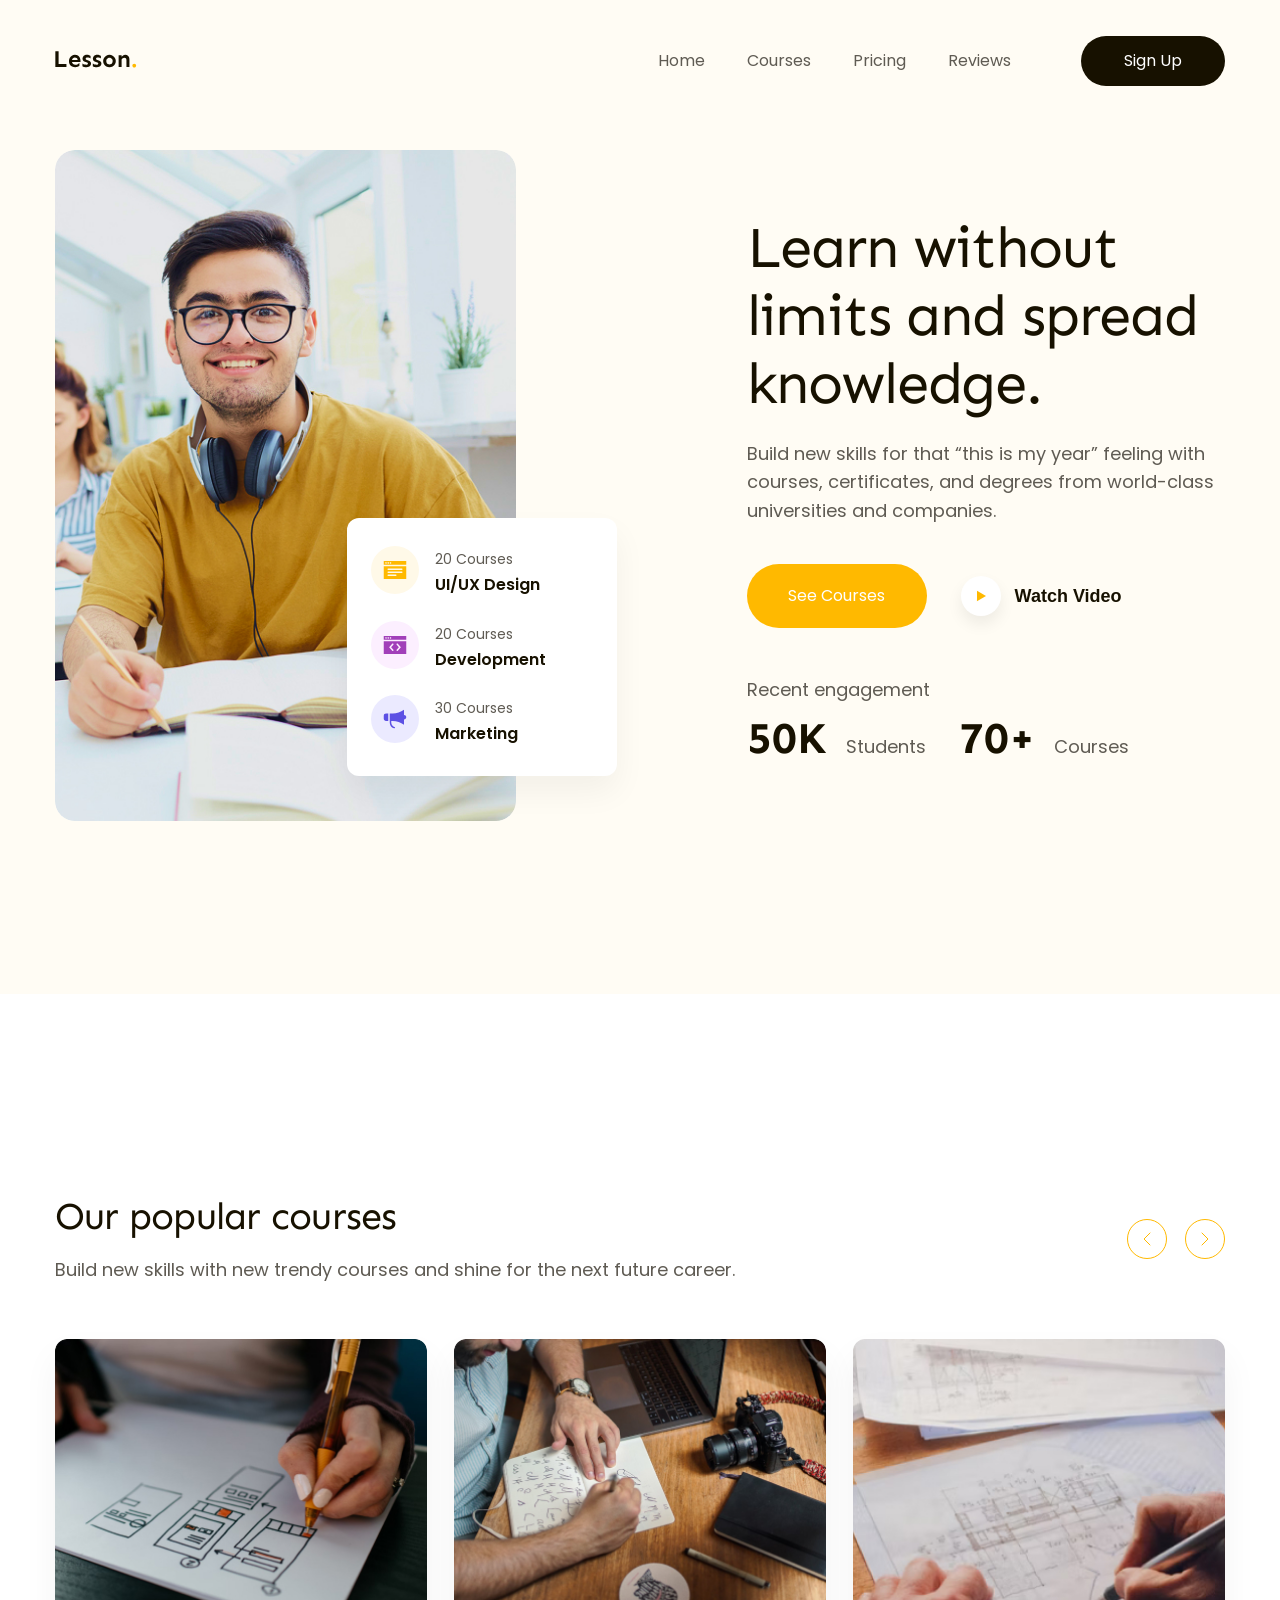
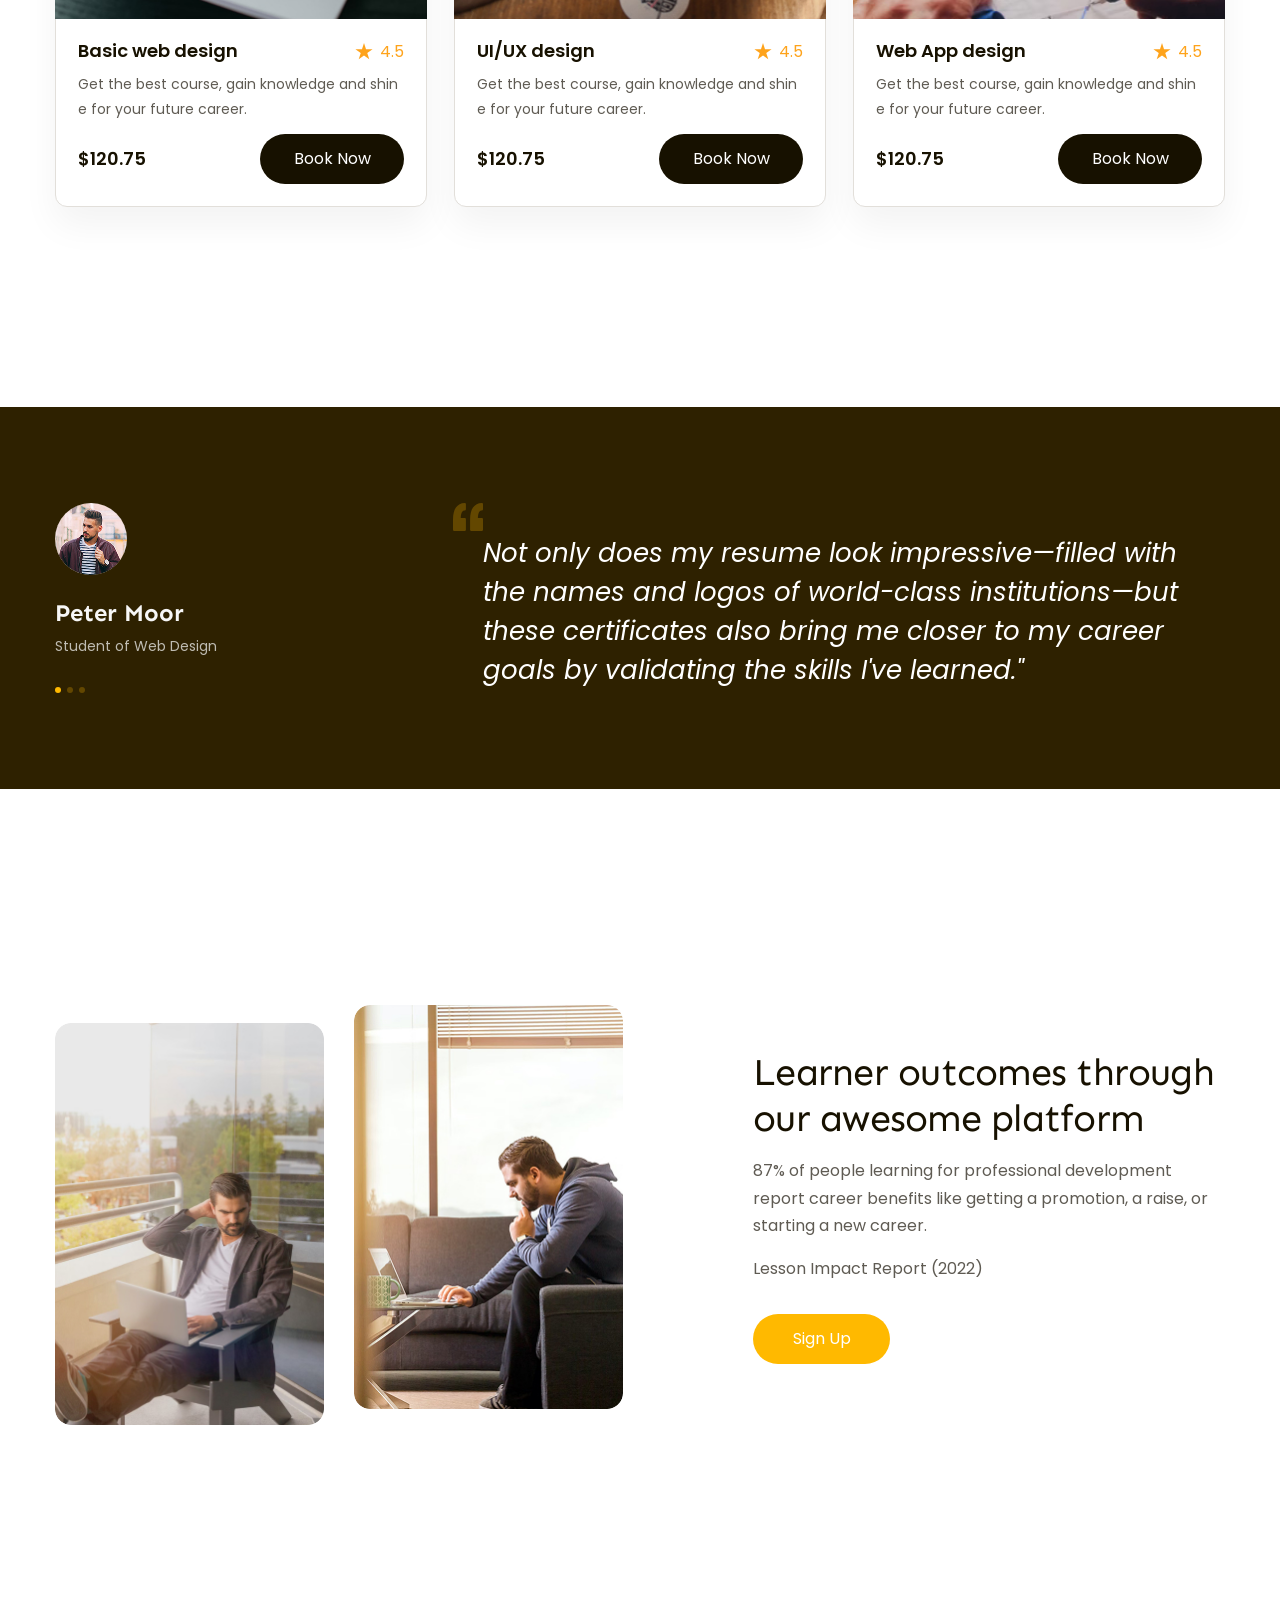
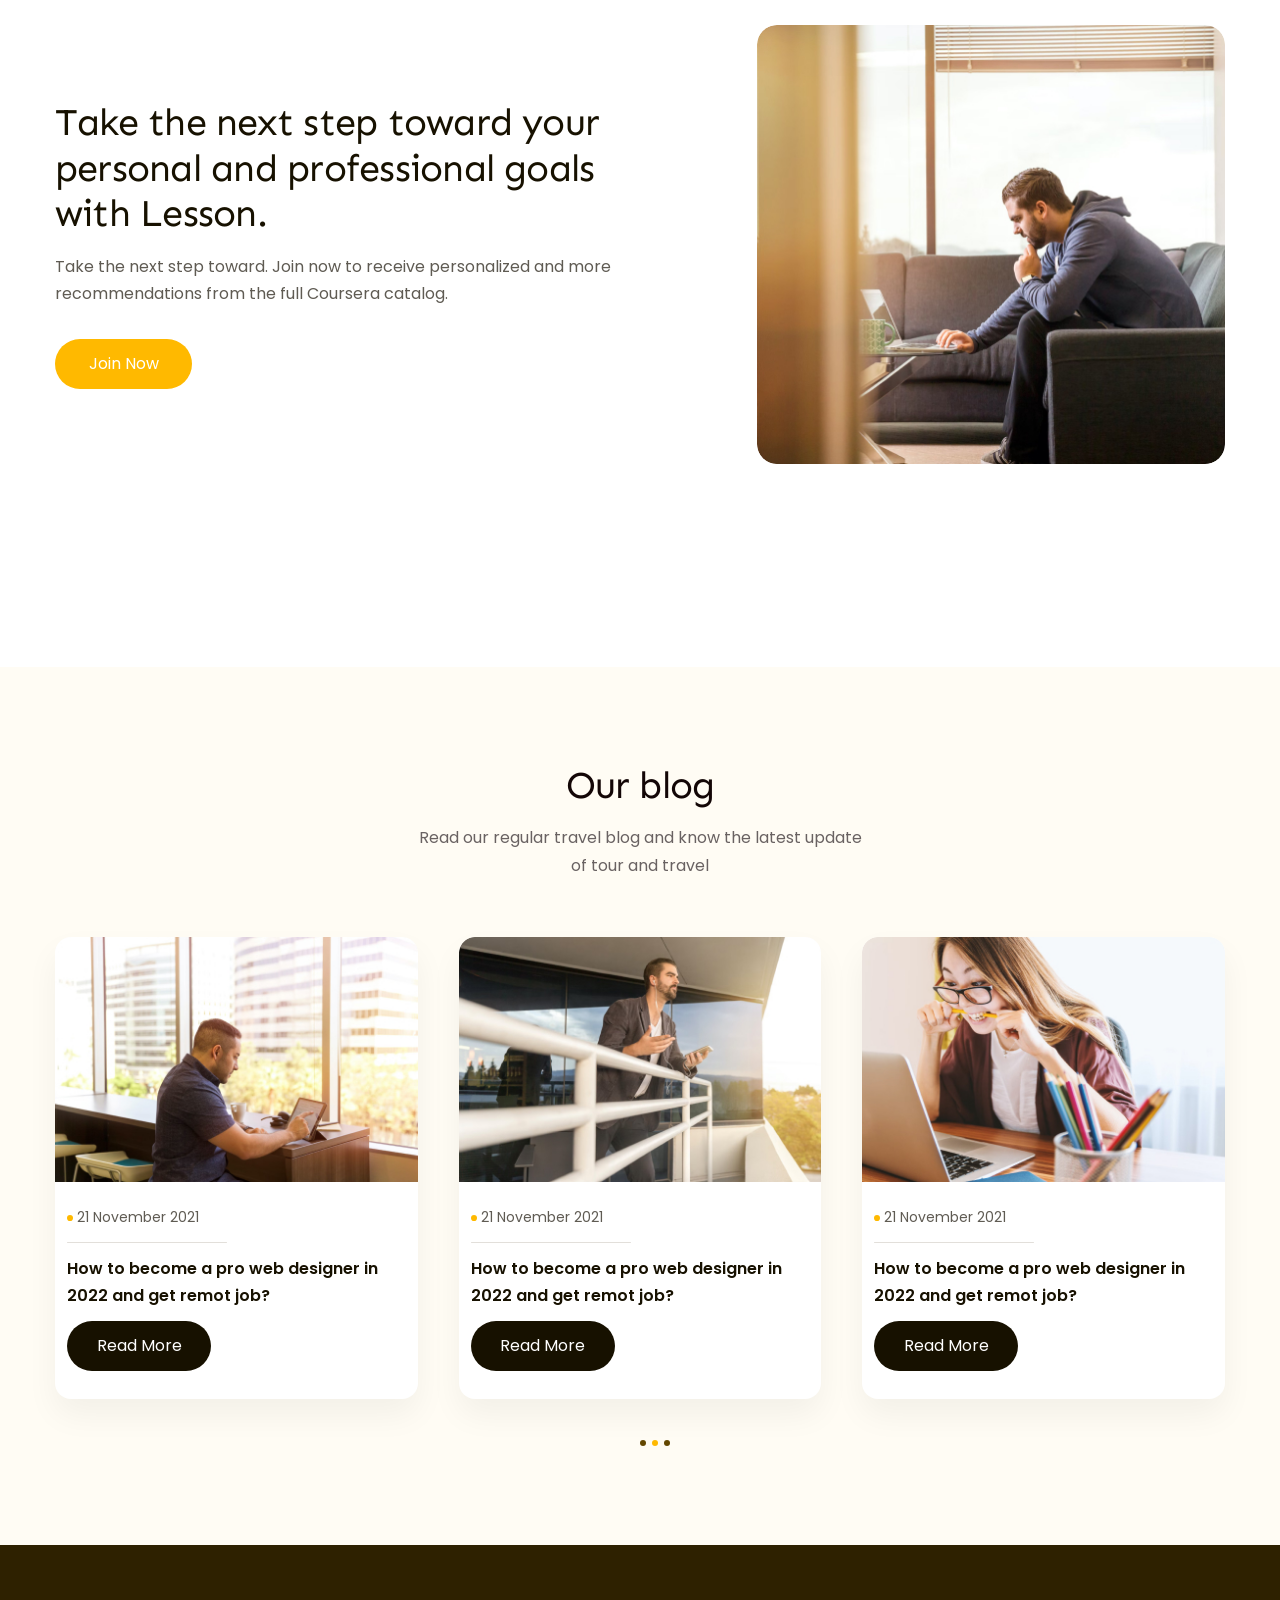
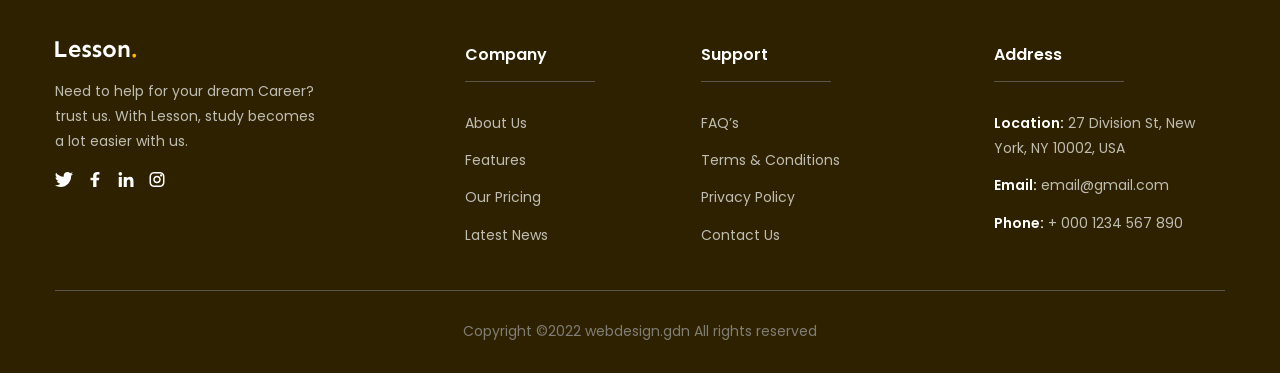
<file: index.html>
<!DOCTYPE html>
<html lang="en">
    <head>
        <meta charset="UTF-8" />
        <meta name="viewport" content="width=device-width, initial-scale=1.0" />
        <title>du an 2</title>
        <!-- reset css -->
        <link rel="stylesheet" href="./assets/css/reset.css" />
        <!-- icon -->
        <link
            rel="stylesheet"
            href="https://cdnjs.cloudflare.com/ajax/libs/font-awesome/5.15.3/css/all.min.css"
        />

        <!-- embed font -->
        <link rel="preconnect" href="https://fonts.googleapis.com" />
        <link rel="preconnect" href="https://fonts.gstatic.com" crossorigin />
        <link
            href="https://fonts.googleapis.com/css2?family=Poppins:ital,wght@0,400;0,600;0,700;1,400&family=Sen:wght@700&display=swap"
            rel="stylesheet"
        />
        <!-- styles -->
        <link rel="stylesheet" href="./assets/css/styles.css" />
    </head>
    <body>
        <!-- -------------fixed--------------- -->
        <header class="header fixed">
            <div class="main-content">
                <div class="body">
                    <!-- logo -->
                    <a href=""
                        ><img
                            src="./assets/img/logo.svg"
                            alt="lesson"
                            class="logo"
                    /></a>
                    <!-- nav -->
                    <nav class="nav">
                        <ul>
                            <li class="active">
                                <a href="#home">Home</a>
                            </li>
                            <li>
                                <a href="#course">Courses</a>
                            </li>
                            <li>
                                <a href="#pricing">Pricing</a>
                            </li>
                            <li>
                                <a href="#review">Reviews</a>
                            </li>
                        </ul>
                    </nav>
                    <!-- action -->
                    <div class="action">
                        <a href="#!" class="btn signup-btn">Sign Up</a>
                    </div>
                </div>
            </div>
        </header>
        <main>
            <!-- -----------Hero-------------- -->
            <section id="home" class="hero">
                <div class="main-content">
                    <div class="body">
                        <!-- hero left -->
                        <div class="media-block">
                            <img
                                src="./assets/img/hero.jpg"
                                alt="Learn without limits and spread knowledge."
                                class="img"
                            />

                            <div class="hero-summary">
                                <div class="item">
                                    <div class="icon">
                                        <img
                                            src="./assets/icon/list.svg"
                                            alt="UI/UX Design"
                                        />
                                    </div>
                                    <div class="info">
                                        <p class="label">20 Courses</p>
                                        <p class="title">UI/UX Design</p>
                                    </div>
                                </div>

                                <div class="item">
                                    <div class="icon">
                                        <img
                                            src="./assets/icon/dev.svg"
                                            alt="Development"
                                        />
                                    </div>
                                    <div class="info">
                                        <p class="label">20 Courses</p>
                                        <p class="title">Development</p>
                                    </div>
                                </div>

                                <div class="item">
                                    <div class="icon">
                                        <img
                                            src="./assets/icon/speaker.svg"
                                            alt="Marketing"
                                        />
                                    </div>
                                    <div class="info">
                                        <p class="label">30 Courses</p>
                                        <p class="title">Marketing</p>
                                    </div>
                                </div>
                            </div>
                        </div>
                        <!-- hero-right -->
                        <div class="content-block">
                            <h1 class="heading">
                                Learn without limits and spread knowledge.
                            </h1>
                            <p class="desc">
                                Build new skills for that “this is my year”
                                feeling with courses, certificates, and degrees
                                from world-class universities and companies.
                            </p>
                            <div class="cta-group">
                                <a class="btn hero-cta" href="#!"
                                    >See Courses</a
                                >
                                <button class="watch-video">
                                    <div class="icon">
                                        <img
                                            src="assets/icon/play.svg"
                                            alt=""
                                        />
                                    </div>
                                    <span>Watch Video</span>
                                </button>
                            </div>
                            <p class="desc">Recent engagement</p>
                            <p class="desc start">
                                <strong>50K</strong> Students
                                <strong>70+</strong> Courses
                            </p>
                        </div>
                    </div>
                </div>
            </section>
            <!-------------course----------------- -->
            <section id="course" class="course">
                <!-- introduce -->
                <div class="main-content">
                    <div class="introduce">
                        <div class="info">
                            <h2 class="heading">Our popular courses</h2>
                            <p class="desc">
                                Build new skills with new trendy courses and
                                shine for the next future career.
                            </p>
                        </div>
                        <div class="transfer">
                            <button>
                                <svg
                                    xmlns="http://www.w3.org/2000/svg"
                                    width="8"
                                    height="14"
                                    viewBox="0 0 8 14"
                                    fill="none"
                                >
                                    <path
                                        d="M7 1L1 7L7 13"
                                        stroke="currentcolor"
                                        stroke-linecap="round"
                                        stroke-linejoin="round"
                                    />
                                </svg>
                            </button>
                            <button>
                                <svg
                                    xmlns="http://www.w3.org/2000/svg"
                                    width="8"
                                    height="14"
                                    viewBox="0 0 8 14"
                                    fill="none"
                                >
                                    <path
                                        d="M1 1L7 7L1 13"
                                        stroke="currentcolor"
                                        stroke-linecap="round"
                                        stroke-linejoin="round"
                                    />
                                </svg>
                            </button>
                        </div>
                    </div>

                    <div class="dislay">
                        <div class="dislay-main">
                            <img
                                class="img"
                                src="./assets/img/Webds.jpg"
                                alt="Basic web design"
                            />
                            <div class="review">
                                <div class="review-3">
                                    <a class="heading" href="#!"
                                        ><h3 class="line-clamp break-all">
                                            Basic web design
                                        </h3></a
                                    >
                                    <div class="danhgia">
                                        <img
                                            src="./assets/icon/Star 6.svg"
                                            alt="sao"
                                            class="icon"
                                        />
                                        <span>4.5</span>
                                    </div>
                                </div>
                                <p class="desc line-clamp line-2 break-all">
                                    Get the best course, gain knowledge and
                                    shine for your future career.
                                </p>
                                <div class="buy">
                                    <strong class="money">$120.75</strong>
                                    <a href="#!" class="btn">Book Now</a>
                                </div>
                            </div>
                        </div>
                        <div class="dislay-main">
                            <img
                                class="img"
                                src="./assets/img/uiux.jpg"
                                alt="UI/UX design"
                            />
                            <div class="review">
                                <div class="review-3">
                                    <a class="heading" href="#!"
                                        ><h3 class="line-clamp break-all">
                                            UI/UX design
                                        </h3></a
                                    >
                                    <div class="danhgia">
                                        <img
                                            src="./assets/icon/Star 6.svg"
                                            alt="sao"
                                            class="icon"
                                        />
                                        <span>4.5</span>
                                    </div>
                                </div>
                                <p class="desc line-clamp line-2 break-all">
                                    Get the best course, gain knowledge and
                                    shine for your future career.
                                </p>
                                <div class="buy">
                                    <strong class="money">$120.75</strong>
                                    <a href="#!" class="btn">Book Now</a>
                                </div>
                            </div>
                        </div>
                        <div class="dislay-main">
                            <img
                                class="img"
                                src="./assets/img/appds.jpg"
                                alt="Web App design"
                            />
                            <div class="review">
                                <div class="review-3">
                                    <a href="#!" class="heading"
                                        ><h3 class="line-clamp break-all">
                                            Web App design
                                        </h3></a
                                    >
                                    <div class="danhgia">
                                        <img
                                            src="./assets/icon/Star 6.svg"
                                            alt="sao"
                                            class="icon"
                                        />
                                        <span>4.5</span>
                                    </div>
                                </div>
                                <p class="desc line-clamp line-2 break-all">
                                    Get the best course, gain knowledge and
                                    shine for your future career.
                                </p>
                                <div class="buy">
                                    <strong class="money">$120.75</strong>
                                    <a href="#!" class="btn">Book Now</a>
                                </div>
                            </div>
                        </div>
                    </div>
                </div>
            </section>
            <!-- ---------- feedback--------------- -->
            <section class="feedback">
                <div class="main-content">
                    <div class="feedback-list">
                        <!-- item 1  -->
                        <div class="feedback-item">
                            <div class="author">
                                <img
                                    src="./assets/img/avt.jpg"
                                    alt="avatar"
                                    class="avt"
                                />
                                <h3 class="name">Peter Moor</h3>
                                <p class="desc">Student of Web Design</p>
                                <div class="dot-icon">
                                    <span class="dot active"></span>
                                    <span class="dot"></span>
                                    <span class="dot"></span>
                                </div>
                            </div>
                            <main class="feedback-content">
                                <img
                                    src="./assets/icon/champhay.svg"
                                    alt=""
                                    class="icon"
                                />
                                <blockquote class="line-clamp line-4">
                                    Not only does my resume look
                                    impressive—filled with the names and logos
                                    of world-class institutions—but these
                                    certificates also bring me closer to my
                                    career goals by validating the skills I've
                                    learned."
                                </blockquote>
                            </main>
                            <!-- item 2 -->
                        </div>
                        <div class="feedback-item">
                            <div class="author">
                                <img
                                    src="./assets/img/avt-feedback-2.jpg"
                                    alt="avatar"
                                    class="avt"
                                />
                                <h3 class="name">Peter Moor</h3>
                                <p class="desc">Student of Web Design</p>
                                <div class="dot-icon">
                                    <span class="dot"></span>
                                    <span class="dot active"></span>
                                    <span class="dot"></span>
                                </div>
                            </div>
                            <main class="feedback-content">
                                <img
                                    src="./assets/icon/champhay.svg"
                                    alt=""
                                    class="icon"
                                />
                                <blockquote class="line-clamp line-4">
                                    Not only does my resume look
                                    impressive—filled with the names and logos
                                    of world-class institutions—but these
                                    certificates also bring me closer to my
                                    career goals by validating the skills I've
                                    learned."
                                </blockquote>
                            </main>
                        </div>
                        <!-- item 3 -->
                        <div class="feedback-item">
                            <div class="author">
                                <img
                                    src="./assets/img/avt-feedback-3.jpg"
                                    alt="avatar"
                                    class="avt"
                                />
                                <h3 class="name">Peter Moor</h3>
                                <p class="desc">Student of Web Design</p>
                                <div class="dot-icon">
                                    <span class="dot"></span>
                                    <span class="dot"></span>
                                    <span class="dot active"></span>
                                </div>
                            </div>
                            <main class="feedback-content">
                                <img
                                    src="./assets/icon/champhay.svg"
                                    alt=""
                                    class="icon"
                                />
                                <blockquote class="line-clamp line-4">
                                    Not only does my resume look
                                    impressive—filled with the names and logos
                                    of world-class institutions—but these
                                    certificates also bring me closer to my
                                    career goals by validating the skills I've
                                    learned."
                                </blockquote>
                            </main>
                        </div>
                    </div>
                </div>
            </section>
            <!-- -------------stats------------ -->
            <section id="pricing" class="stats">
                <div class="main-content">
                    <!-- ------------stats on-------------- -->
                    <div class="highlight">
                        <img
                            src="./assets/img/imgstas1.jpg"
                            alt="ảnh"
                            class="img-stats1"
                        />
                        <img
                            src="./assets/img/imgstas2.jpg"
                            alt="ảnh"
                            class="img-stats2"
                        />
                        <div class="stats-main-1">
                            <h2 class="heading line-clamp line-2">
                                Learner outcomes through our awesome platform
                            </h2>
                            <p class="desc line-clamp line-3">
                                87% of people learning for professional
                                development report career benefits like getting
                                a promotion, a raise, or starting a new career.
                            </p>
                            <p class="desc">Lesson Impact Report (2022)</p>
                            <a href="#!" class="btn">Sign Up</a>
                        </div>
                    </div>
                    <!-- -------------stats below---------------- -->
                    <div class="call-action">
                        <div class="call-action-main">
                            <div class="stats-main-2">
                                <h2 class="heading">
                                    Take the next step toward your personal and
                                    professional goals with Lesson.
                                </h2>
                                <p class="desc">
                                    Take the next step toward. Join now to
                                    receive personalized and more
                                    recommendations from the full Coursera
                                    catalog.
                                </p>
                                <a href="#!" class="btn">Join Now</a>
                            </div>
                            <img
                                src="./assets/img/imgstas3.jpg"
                                alt="ảnh"
                                class="img-stats3"
                            />
                        </div>
                    </div>
                </div>
            </section>
            <!-- -----------------blog------------- -->
            <section id="review" class="blog">
                <div class="main-content">
                    <article class="blog-post">
                        <div class="blog-title">
                            <h2 class="heading">Our blog</h2>
                            <p class="desc">
                                Read our regular travel blog and know the latest
                                update of tour and travel
                            </p>
                        </div>
                        <div class="blog-main">
                            <div class="blog-main-content-parent">
                                <img
                                    src="./assets/img/imgblog-1.jpg"
                                    alt="avt-1"
                                    class="img"
                                />
                                <div class="blog-main-content">
                                    <div class="time">
                                        <img
                                            src="./assets/icon/icon-time-blog.svg"
                                            alt="."
                                            class="icon"
                                        />
                                        <p class="desc">21 November 2021</p>
                                    </div>
                                    <h3 class="heading line-clamp line-2">
                                        How to become a pro web designer in 2022
                                        and get remot job?
                                    </h3>
                                    <a href="#!" class="btn">Read More</a>
                                </div>
                            </div>
                            <div class="blog-main-content-parent">
                                <img
                                    src="./assets/img/imgblog-2.jpg"
                                    alt="avt-2"
                                    class="img"
                                />
                                <div class="blog-main-content">
                                    <div class="time">
                                        <img
                                            src="./assets/icon/icon-time-blog.svg"
                                            alt="."
                                            class="icon"
                                        />
                                        <p class="desc">21 November 2021</p>
                                    </div>
                                    <h3 class="heading line-clamp line-2">
                                        How to become a pro web designer in 2022
                                        and get remot job?
                                    </h3>
                                    <a href="#!" class="btn">Read More</a>
                                </div>
                            </div>
                            <div class="blog-main-content-parent">
                                <img
                                    src="./assets/img/imgblog-3.jpg"
                                    alt="avt-3"
                                    class="img"
                                />
                                <div class="blog-main-content">
                                    <div class="time">
                                        <img
                                            src="./assets/icon/icon-time-blog.svg"
                                            alt="."
                                            class="icon"
                                        />
                                        <p class="desc">21 November 2021</p>
                                    </div>
                                    <h3 class="heading line-clamp line-2">
                                        How to become a pro web designer in 2022
                                        and get remot job?
                                    </h3>
                                    <a href="#!" class="btn">Read More</a>
                                </div>
                            </div>
                        </div>
                    </article>
                </div>
                <div class="icon-chuyentiep">
                    <img src="./assets/icon/3cham.svg" alt="chuyentrang" />
                </div>
            </section>
        </main>
        <!-------------footer-------------------- -->
        <footer class="footer">
            <main class="main-content">
                <main class="footer-main-content">
                    <div class="main-content-child-1">
                        <a href=""
                            ><img
                                src="./assets/icon/Lesson-footer..svg"
                                alt=""
                                class="logo"
                        /></a>

                        <p class="desc">
                            Need to help for your dream Career? trust us. With
                            Lesson, study becomes a lot easier with us.
                        </p>
                        <div class="icon-parent">
                            <img
                                src="./assets/icon/twitter.svg"
                                alt="twitter"
                                class="icon"
                            />
                            <img
                                src="./assets/icon/Facebook.svg"
                                alt="facebook"
                                class="icon"
                            />
                            <img
                                src="./assets/icon/Linkedin.svg"
                                alt="linkedin"
                                class="icon"
                            />
                            <img
                                src="./assets/icon/Instagram.svg"
                                alt="instagram"
                                class="icon"
                            />
                        </div>
                    </div>

                    <div class="main-content-child-2">
                        <div class="main-content-child">
                            <h2 class="heading">Company</h2>
                            <p class="desc">About Us</p>
                            <p class="desc">Features</p>
                            <p class="desc">Our Pricing</p>
                            <p class="desc">Latest News</p>
                        </div>
                        <div class="main-content-child">
                            <h2 class="heading">Support</h2>
                            <p class="desc">FAQ’s</p>
                            <p class="desc">Terms & Conditions</p>
                            <p class="desc">Privacy Policy</p>
                            <p class="desc">Contact Us</p>
                        </div>
                        <div class="main-content-child">
                            <h2 class="heading">Address</h2>

                            <p class="desc">
                                <strong>Location:</strong> 27 Division St, New
                                York, NY 10002, USA
                            </p>
                            <p class="desc">
                                <strong>Email:</strong> email@gmail.com
                            </p>

                            <p class="desc">
                                <strong>Phone:</strong> + 000 1234 567 890
                            </p>
                        </div>
                    </div>
                </main>
                <footer class="Copyright">
                    Copyright ©2022 webdesign.gdn All rights reserved
                </footer>
            </main>
        </footer>
    </body>
</html>
</file>
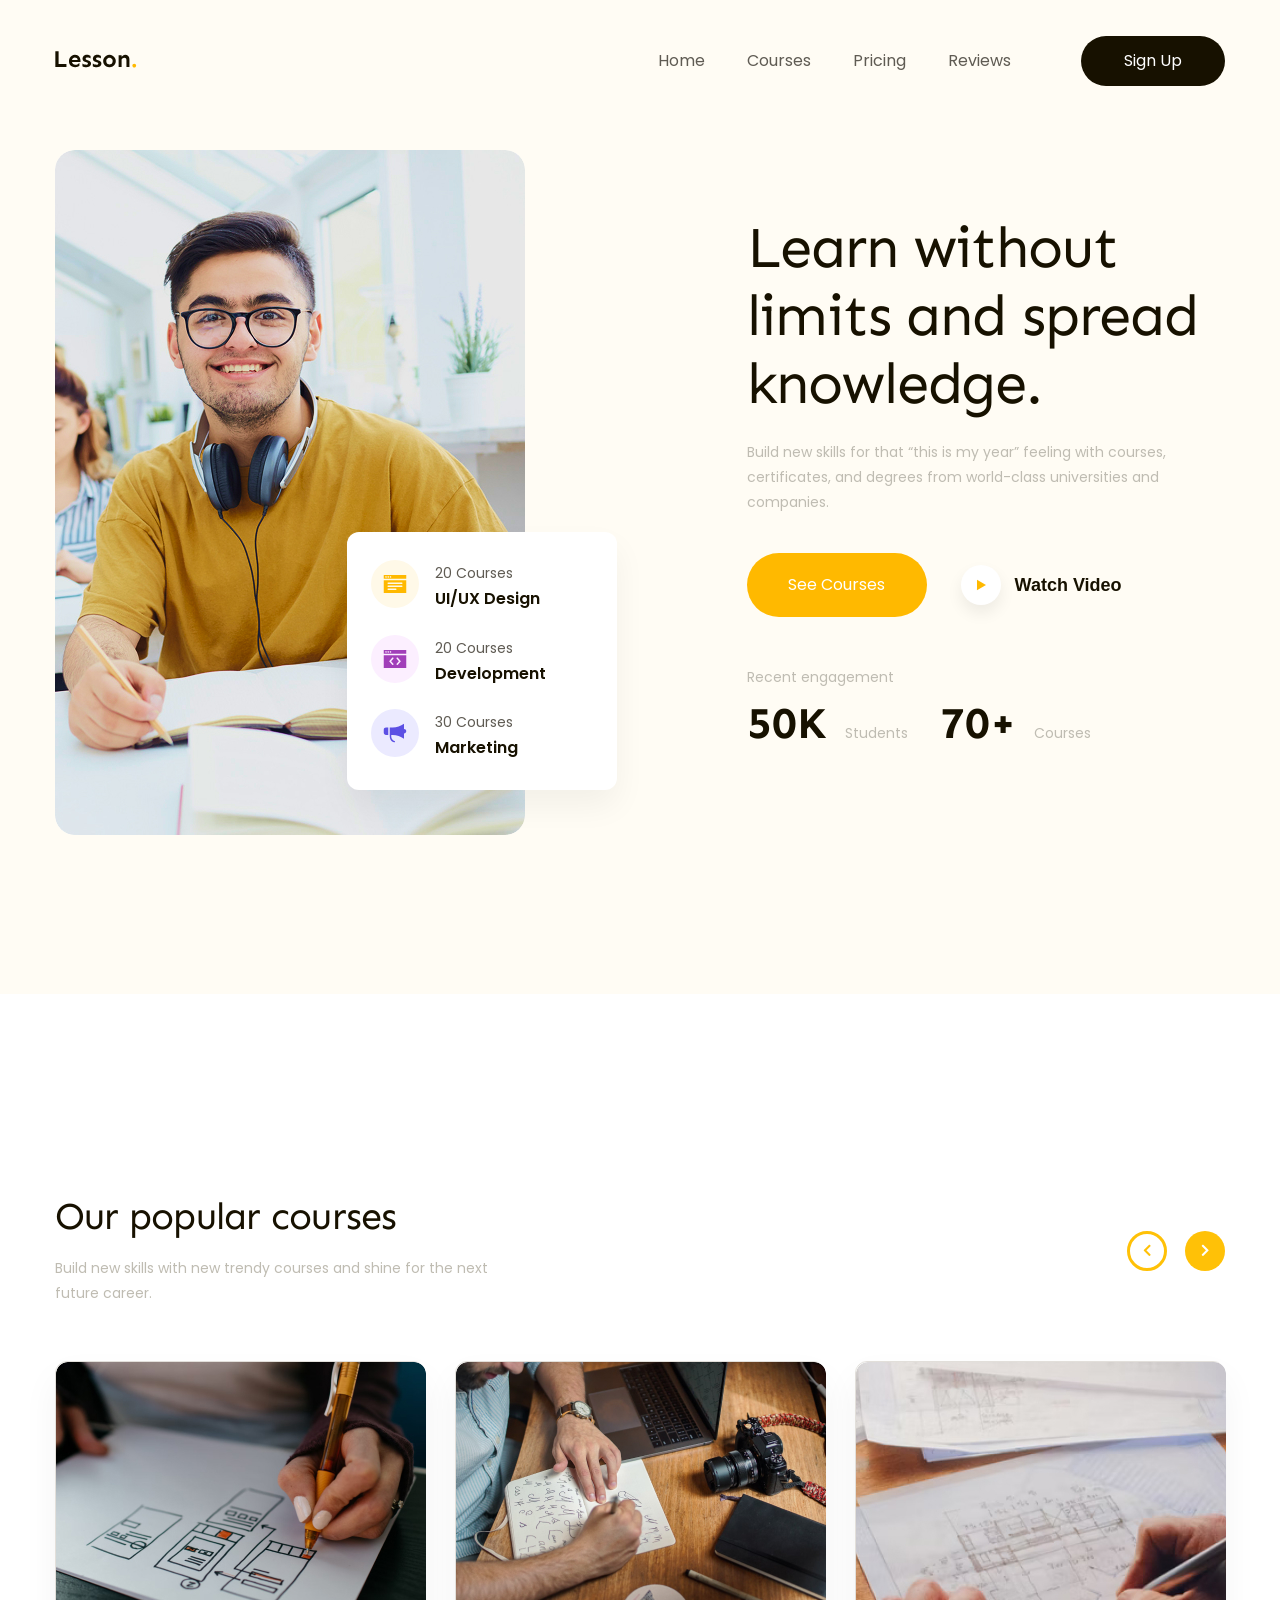
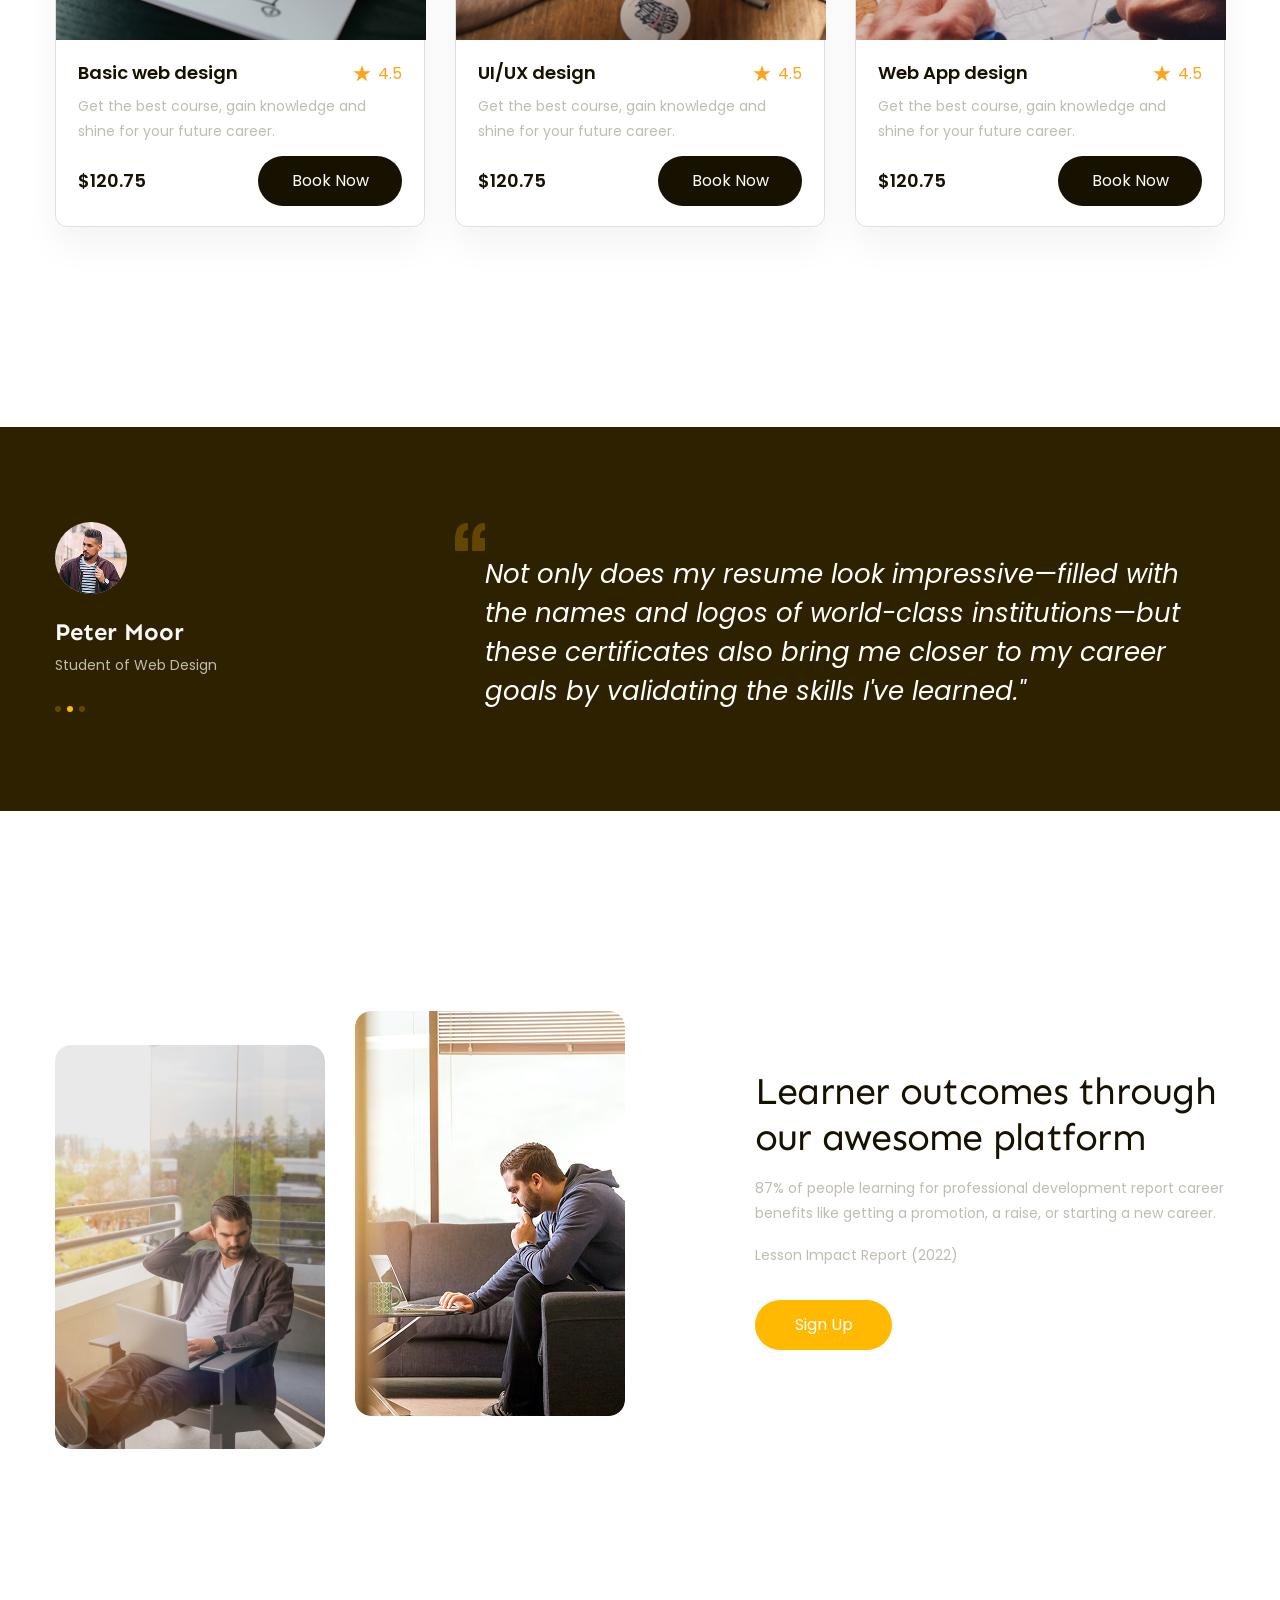
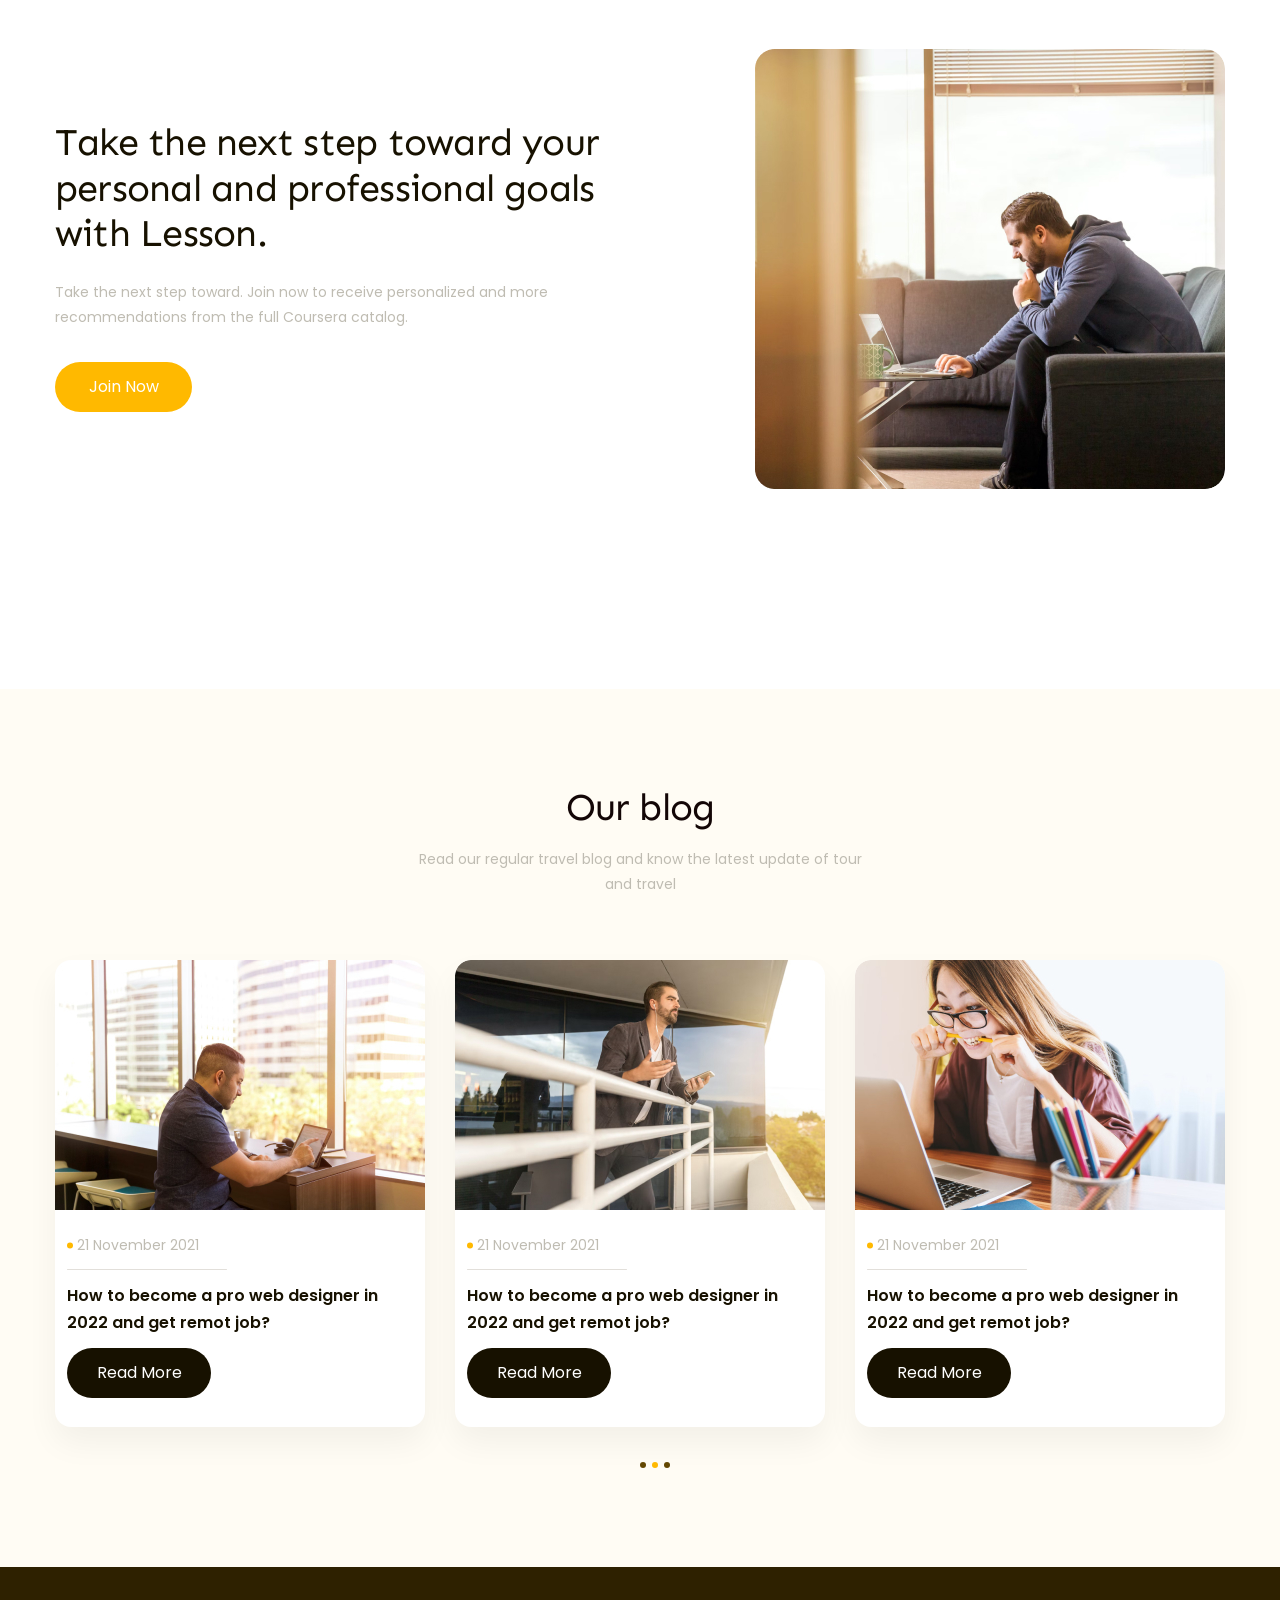
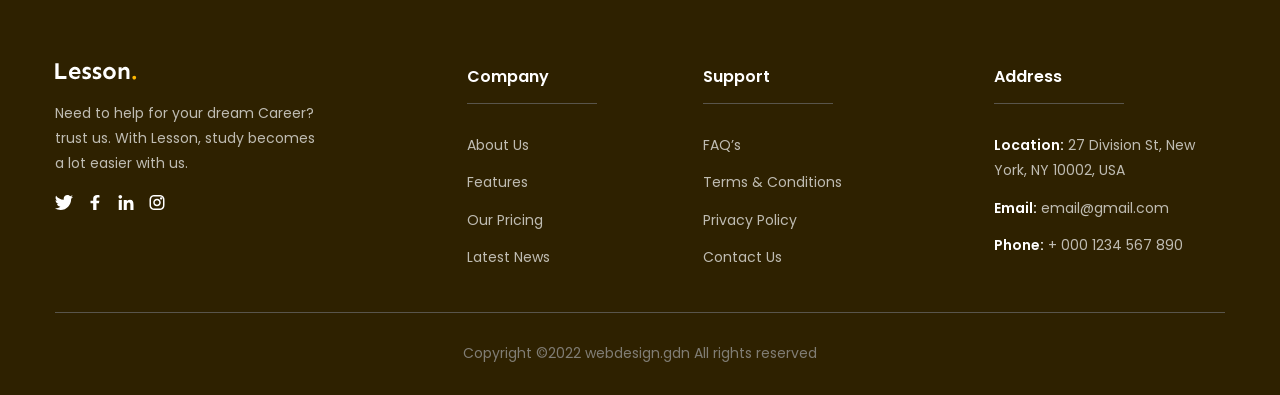
<file: DUAN2/index.html>
<!DOCTYPE html>
<html lang="en">
    <head>
        <meta charset="UTF-8" />
        <meta name="viewport" content="width=device-width, initial-scale=1.0" />
        <title>du an 2</title>
        <!-- reset css -->
        <link rel="stylesheet" href="./assets/css/reset.css" />
        <!-- icon -->
        <link
            rel="stylesheet"
            href="https://cdnjs.cloudflare.com/ajax/libs/font-awesome/5.15.3/css/all.min.css"
        />

        <!-- embed font -->
        <link rel="preconnect" href="https://fonts.googleapis.com" />
        <link rel="preconnect" href="https://fonts.gstatic.com" crossorigin />
        <link
            href="https://fonts.googleapis.com/css2?family=Poppins:ital,wght@0,400;0,600;0,700;1,400&family=Sen:wght@700&display=swap"
            rel="stylesheet"
        />
        <!-- styles -->
        <link rel="stylesheet" href="./assets/css/styles.css" />
    </head>
    <body>
        <main>
            <!-- -------------fixed--------------- -->
            <header class="header fixed">
                <div class="main-content">
                    <div class="body">
                        <!-- logo -->
                        <a href=""
                            ><img
                                src="./assets/img/logo.svg"
                                alt="lesson"
                                class="logo"
                        /></a>
                        <!-- nav -->
                        <nav class="nav">
                            <ul>
                                <li class="active">
                                    <a href="#home">Home</a>
                                </li>
                                <li>
                                    <a href="#course">Courses</a>
                                </li>
                                <li>
                                    <a href="#pricing">Pricing</a>
                                </li>
                                <li>
                                    <a href="#review">Reviews</a>
                                </li>
                            </ul>
                        </nav>
                        <!-- action -->
                        <div class="action">
                            <a href="#!" class="btn signup-btn">Sign Up</a>
                        </div>
                    </div>
                </div>
            </header>
            <!-- -----------Hero-------------- -->
            <div id="home" class="hero">
                <div class="main-content">
                    <div class="body">
                        <!-- hero left -->
                        <div class="media-block">
                            <img
                                src="./assets/img/hero.jpg"
                                alt="Learn without limits and spread knowledge."
                                class="img"
                            />

                            <div class="hero-summary">
                                <div class="item">
                                    <div class="icon">
                                        <img
                                            src="./assets/icon/list.svg"
                                            alt="UI/UX Design"
                                        />
                                    </div>
                                    <div class="info">
                                        <p class="label">20 Courses</p>
                                        <p class="title">UI/UX Design</p>
                                    </div>
                                </div>

                                <div class="item">
                                    <div class="icon">
                                        <img
                                            src="./assets/icon/dev.svg"
                                            alt="Development"
                                        />
                                    </div>
                                    <div class="info">
                                        <p class="label">20 Courses</p>
                                        <p class="title">Development</p>
                                    </div>
                                </div>

                                <div class="item">
                                    <div class="icon">
                                        <img
                                            src="./assets/icon/speaker.svg"
                                            alt="Marketing"
                                        />
                                    </div>
                                    <div class="info">
                                        <p class="label">30 Courses</p>
                                        <p class="title">Marketing</p>
                                    </div>
                                </div>
                            </div>
                        </div>
                        <!-- hero-right -->
                        <div class="content-block">
                            <h1 class="heading">
                                Learn without limits and spread knowledge.
                            </h1>
                            <p class="desc">
                                Build new skills for that “this is my year”
                                feeling with courses, certificates, and degrees
                                from world-class universities and companies.
                            </p>
                            <div class="cta-group">
                                <a class="btn hero-cta" href="#!"
                                    >See Courses</a
                                >
                                <button class="watch-video">
                                    <div class="icon">
                                        <img
                                            src="assets/icon/play.svg"
                                            alt=""
                                        />
                                    </div>
                                    <span>Watch Video</span>
                                </button>
                            </div>
                            <p class="desc">Recent engagement</p>
                            <p class="desc start">
                                <strong>50K</strong> Students
                                <strong>70+</strong> Courses
                            </p>
                        </div>
                    </div>
                </div>
            </div>
            <!-------------course----------------- -->
            <section id="course" class="course main-content">
                <!-- introduce -->
                <div class="introduce">
                    <h2 class="heading">Our popular courses</h2>
                    <p class="desc">
                        Build new skills with new trendy courses and shine for
                        the next future career.
                    </p>
                </div>
                <!-- chuyển--------------- -->

                <div class="transfer">
                    <button>
                        <i
                            class="fas fa-chevron-left my-icon"
                            style="color: #ffc107"
                        ></i>
                    </button>
                    <button>
                        <i
                            class="fas fa-chevron-right my-icon-2"
                            style="color: #fff"
                        ></i>
                    </button>
                </div>

                <div class="dislay">
                    <div class="main">
                        <img
                            class="img"
                            src="./assets/img/Webds.jpg"
                            alt="Basic web design"
                        />
                        <div class="review">
                            <div class="review-3">
                                <h3 class="heading">Basic web design</h3>
                                <div class="danhgia">
                                    <img
                                        src="./assets/icon/Star 6.svg"
                                        alt="sao"
                                        class="icon"
                                    />
                                    <span>4.5</span>
                                </div>
                            </div>
                            <p class="desc">
                                Get the best course, gain knowledge and shine
                                for your future career.
                            </p>
                            <div class="buy">
                                <strong class="money">$120.75</strong>
                                <a href="#!" class="btn">Book Now</a>
                            </div>
                        </div>
                    </div>
                    <div class="main">
                        <img
                            class="img"
                            src="./assets/img/uiux.jpg"
                            alt="UI/UX design"
                        />
                        <div class="review">
                            <div class="review-3">
                                <h3 class="heading">UI/UX design</h3>
                                <div class="danhgia">
                                    <img
                                        src="./assets/icon/Star 6.svg"
                                        alt="sao"
                                        class="icon"
                                    />
                                    <span>4.5</span>
                                </div>
                            </div>
                            <p class="desc">
                                Get the best course, gain knowledge and shine
                                for your future career.
                            </p>
                            <div class="buy">
                                <strong class="money">$120.75</strong>
                                <a href="#!" class="btn">Book Now</a>
                            </div>
                        </div>
                    </div>
                    <div class="main">
                        <img
                            class="img"
                            src="./assets/img/appds.jpg"
                            alt="Web App design"
                        />
                        <div class="review">
                            <div class="review-3">
                                <h3 class="heading">Web App design</h3>
                                <div class="danhgia">
                                    <img
                                        src="./assets/icon/Star 6.svg"
                                        alt="sao"
                                        class="icon"
                                    />
                                    <span>4.5</span>
                                </div>
                            </div>
                            <p class="desc">
                                Get the best course, gain knowledge and shine
                                for your future career.
                            </p>
                            <div class="buy">
                                <strong class="money">$120.75</strong>
                                <a href="#!" class="btn">Book Now</a>
                            </div>
                        </div>
                    </div>
                </div>
            </section>
            <!-- ----------     slogan--------------- -->
            <section class="slogan">
                <div class="main-content">
                    <div class="author">
                        <img
                            src="./assets/img/avt.jpg"
                            alt="avatar"
                            class="avt"
                        />
                        <h3 class="name">Peter Moor</h3>
                        <p class="desc">Student of Web Design</p>
                        <img
                            src="./assets/icon/3cham.svg"
                            alt=""
                            class="icon"
                        />
                    </div>
                    <main class="slogan-content">
                        <img
                            src="./assets/icon/champhay.svg"
                            alt=""
                            class="icon"
                        />
                        <i
                            >Not only does my resume look impressive—filled with
                            the names and logos of world-class institutions—but
                            these certificates also bring me closer to my career
                            goals by validating the skills I've learned."
                        </i>
                    </main>
                </div>
            </section>
            <!-- -------------stats------------ -->
            <section id="pricing" class="stats">
                <div class="main-content">
                    <!-- ------------stats on-------------- -->
                    <div class="highlight">
                        <img
                            src="./assets/img/imgstas1.jpg"
                            alt="ảnh"
                            class="img-stats1"
                        />
                        <img
                            src="./assets/img/imgstas2.jpg"
                            alt="ảnh"
                            class="img-stats2"
                        />
                        <div class="stats-main-1">
                            <h2 class="heading">
                                Learner outcomes through our awesome platform
                            </h2>
                            <p class="desc">
                                87% of people learning for professional
                                development report career benefits like getting
                                a promotion, a raise, or starting a new career.
                            </p>
                            <p class="desc">Lesson Impact Report (2022)</p>
                            <a href="#!" class="btn">Sign Up</a>
                        </div>
                    </div>
                    <!-- -------------stats below---------------- -->
                    <div class="call-action">
                        <div class="stats-main-2">
                            <h2 class="heading">
                                Take the next step toward your personal and
                                professional goals with Lesson.
                            </h2>
                            <p class="desc">
                                Take the next step toward. Join now to receive
                                personalized and more recommendations from the
                                full Coursera catalog.
                            </p>
                            <a href="#!" class="btn">Join Now</a>
                        </div>
                        <img
                            src="./assets/img/imgstas3.jpg"
                            alt="ảnh"
                            class="img-stats3"
                        />
                    </div>
                </div>
            </section>
            <!-- -----------------blog------------- -->
            <section id="review" class="blog">
                <div class="main-content">
                    <div class="blog-title">
                        <h2 class="heading">Our blog</h2>
                        <p class="desc">
                            Read our regular travel blog and know the latest
                            update of tour and travel
                        </p>
                    </div>
                    <main class="blog-main">
                        <div class="blog-main-content-parent">
                            <img
                                src="./assets/img/imgblog-1.jpg"
                                alt="avt-1"
                                class="img"
                            />
                            <div class="blog-main-content">
                                <div class="time">
                                    <img
                                        src="./assets/icon/icon-time-blog.svg"
                                        alt="."
                                        class="icon"
                                    />
                                    <p class="desc">21 November 2021</p>
                                </div>
                                <h3 class="heading">
                                    How to become a pro web designer in 2022 and
                                    get remot job?
                                </h3>
                                <a href="#!" class="btn">Read More</a>
                            </div>
                        </div>
                        <div class="blog-main-content-parent">
                            <img
                                src="./assets/img/imgblog-2.jpg"
                                alt="avt-2"
                                class="img"
                            />
                            <div class="blog-main-content">
                                <div class="time">
                                    <img
                                        src="./assets/icon/icon-time-blog.svg"
                                        alt="."
                                        class="icon"
                                    />
                                    <p class="desc">21 November 2021</p>
                                </div>
                                <h3 class="heading">
                                    How to become a pro web designer in 2022 and
                                    get remot job?
                                </h3>
                                <a href="#!" class="btn">Read More</a>
                            </div>
                        </div>
                        <div class="blog-main-content-parent">
                            <img
                                src="./assets/img/imgblog-3.jpg"
                                alt="avt-3"
                                class="img"
                            />
                            <div class="blog-main-content">
                                <div class="time">
                                    <img
                                        src="./assets/icon/icon-time-blog.svg"
                                        alt="."
                                        class="icon"
                                    />
                                    <p class="desc">21 November 2021</p>
                                </div>
                                <h3 class="heading">
                                    How to become a pro web designer in 2022 and
                                    get remot job?
                                </h3>
                                <a href="#!" class="btn">Read More</a>
                            </div>
                        </div>
                    </main>
                </div>
                <div class="icon-chuyentiep">
                    <img src="./assets/icon/3cham.svg" alt="chuyentrang" />
                </div>
            </section>
            <!-------------footer-------------------- -->
            <footer class="footer">
                <main class="main-content">
                    <main class="footer-main-content">
                        <div class="main-content-child-1">
                            <a href=""
                                ><img
                                    src="./assets/icon/Lesson-footer..svg"
                                    alt=""
                                    class="logo"
                            /></a>

                            <p class="desc">
                                Need to help for your dream Career? trust us.
                                With Lesson, study becomes a lot easier with us.
                            </p>
                            <div class="icon-parent">
                                <img
                                    src="./assets/icon/twitter.svg"
                                    alt="twitter"
                                    class="icon"
                                />
                                <img
                                    src="./assets/icon/Facebook.svg"
                                    alt="facebook"
                                    class="icon"
                                />
                                <img
                                    src="./assets/icon/Linkedin.svg"
                                    alt="linkedin"
                                    class="icon"
                                />
                                <img
                                    src="./assets/icon/Instagram.svg"
                                    alt="instagram"
                                    class="icon"
                                />
                            </div>
                        </div>

                        <div class="main-content-child-2">
                            <div class="main-content-child">
                                <h2 class="heading">Company</h2>
                                <p class="desc">About Us</p>
                                <p class="desc">Features</p>
                                <p class="desc">Our Pricing</p>
                                <p class="desc">Latest News</p>
                            </div>
                            <div class="main-content-child">
                                <h2 class="heading">Support</h2>
                                <p class="desc">FAQ’s</p>
                                <p class="desc">Terms & Conditions</p>
                                <p class="desc">Privacy Policy</p>
                                <p class="desc">Contact Us</p>
                            </div>
                            <div class="main-content-child">
                                <h2 class="heading">Address</h2>

                                <p class="desc">
                                    <strong>Location:</strong> 27 Division St,
                                    New York, NY 10002, USA
                                </p>
                                <p class="desc">
                                    <strong>Email:</strong> email@gmail.com
                                </p>

                                <p class="desc">
                                    <strong>Phone:</strong> + 000 1234 567 890
                                </p>
                            </div>
                        </div>
                    </main>
                    <footer class="Copyright">
                        Copyright ©2022 webdesign.gdn All rights reserved
                    </footer>
                </main>
            </footer>
        </main>
    </body>
</html>
</file>
<file: assets/css/styles.css>
* {
    box-sizing: border-box;
}

:root {
    --primary-color: #ffb900;
    --font-family: "Sen", sans-serif;
}
html {
    font-size: 62.5%;
    scroll-behavior: smooth;
}
body {
    font-size: 1.6rem;
    font-family: "Poppins", sans-serif;
}
/* common */
/* gioi han dong  */
.line-clamp {
    display: -webkit-box;
    -webkit-line-clamp: var(--line-clamp, 1);
    -webkit-box-orient: vertical;
    overflow: hidden;
}
.line-clamp.line-2 {
    --line-clamp: 2;
}

.line-clamp.line-3 {
    --line-clamp: 3;
}

.line-clamp.line-4 {
    --line-clamp: 4;
}

.break-all {
    word-break: break-all;
}

.btn {
    display: inline-block;
    text-align: center;
    min-width: 144px;
    padding: 0 16px;
    line-height: 50px;
    color: #fff;
    font-size: 16px;
    border-radius: 9999px;
    background: #171100;
}
.btn:hover {
    opacity: 0.9;
}
a {
    text-decoration: none;
}
.main-content {
    width: 1170px;
    max-width: calc(100% - 48px);
    margin-left: auto;
    margin-right: auto;
}
/* header */
.header {
    background: #fffcf4;
}
.header .hero {
    height: 100vh;
}
.fixed {
    position: sticky;
    top: -28px;
    z-index: 10;
}
.header .body {
    display: flex;
    align-items: center;
    padding: 36px 0 8px;
}
.nav {
    margin-left: auto;
}

.nav ul {
    display: flex;
}
.nav a {
    position: relative;
    padding: 8px 21px;
    color: #5f5b53;
    font-size: 1.6rem;
}
nav a::after {
    content: "";
    position: absolute;
    left: 20px;
    bottom: 8px;
    width: 16px;
    height: 2px; /* Độ dày gạch chân */
    background-color: #000; /* Màu gạch chân */
    transform: scaleX(0); /* Ẩn gạch chân ban đầu */
    transform-origin: top;
    transition: transform 0.3s; /* Hiệu ứng chuyển động */
}

nav a:hover::after {
    transform: scaleX(1); /* Hiển thị gạch chân khi hover */
}

.nav a:hover {
    text-shadow: 1px 0 0 currentColor;
    color: #171100;
    transition: transform 0.3s ease-in-out;
}
/* 
.nav li.active a::after {
    position: absolute;
    left: 21px;
    bottom: 6px;
    display: block;
    content: "";
    width: 12px;
    height: 2px;
    border-radius: 1px;
    background: #171100;
}  */
.header .action {
    margin-left: 49px;
}
/* ------------hero------------- */
.hero {
    background: #fffcf4;
    padding: 56px 0 0;
    height: 100vh;
}
.hero .body {
    display: flex;
}
/* hero left  */
.hero .media-block {
    width: 48%;
    position: relative;
}

.hero .media-block .img {
    width: 82%;
    height: auto;
    border-radius: 20px;
    object-fit: cover;
}

.hero-summary {
    position: absolute;
    right: 0;
    padding: 28px 24px;
    bottom: 48px;
    width: 270px;
    border-radius: 12px;
    background: #fff;
    box-shadow: 0px 16px 32px 0px rgba(0, 0, 0, 0.05);
}
.hero .hero-summary .item {
    display: flex;
}
.hero .hero-summary .item + .item {
    margin-top: 22px;
}
.hero .hero-summary .icon {
    width: 48px;
    height: 48px;
    border-radius: 50%;
    background-color: #fff9e8;
    display: flex;
    justify-content: center;
    align-items: center;
}
.hero-summary .item:nth-of-type(2) .icon {
    background: #fcefff;
}
.hero-summary .item:nth-of-type(3) .icon {
    background: #ebeaff;
}

.hero .hero-summary .info {
    margin-left: 16px;
}
.hero-summary .info .label {
    color: #5f5b53;
    font-size: 14px;
    line-height: 1.86;
}
.hero-summary .info .title {
    color: #171100;
    font-size: 1.8 rem;
    font-weight: 600;
    line-height: 1.67;
}

/* hero right ------------------ */
.hero .content-block {
    padding: 64px 0 0 130px;
    width: 52%;
}
.hero .heading {
    color: #171100;
    font-family: var(--font-family);
    font-size: 5.8rem;
    line-height: 1.17;
    letter-spacing: -1.16px;
}
.hero .desc {
    margin: 22px 0 22px 0;
    color: #5f5b53;
    font-size: 1.8rem;
    line-height: 1.6; /* 166.667% */
}

.hero .cta-group {
    display: flex;
    margin: 38px 0 48px 0;
}
.hero-cta {
    min-width: 180px;
    line-height: 64px;
    background-color: var(--primary-color);
}
.content-block .watch-video {
    display: flex;
    align-items: center;
    margin-left: 28px;
    border: none;
    background: #fffcf4;
}
.watch-video .icon {
    display: flex;
    align-items: center;
    justify-content: center;
    width: 40px;
    height: 40px;
    margin-right: 14px;
    border-radius: 50%;
    background: rgba(255, 255, 255, 1);
    box-shadow: 0px 8px 16px rgba(0, 0, 0, 0.07);
}
.watch-video .icon {
    cursor: pointer;
}
.content-block span {
    color: #171100;
    font-size: 1.8rem;
    font-weight: 600;
    line-height: 1.6; /* 166.667% */
}
.start strong {
    margin-right: 14px;
    color: #171100;
    font-family: var(--font-family);
    font-size: 4.4rem;
    font-weight: 700;
    line-height: 1.2; /* 122.727% */
}
.start strong:nth-of-type(2) {
    margin-left: 28px;
}
.content-block .start {
    min-width: 173px;
    height: 54px;
    margin-top: -14px;
}
/* -----------course--------------- */
.course {
    padding: 135px 0;
    margin-top: 65px;
}

.course .dislay-main {
    border-radius: 12px;
    background: #fff;
    border: 1px solid #e2dfda;
    box-shadow: 0px 18px 36px 0px rgba(0, 0, 0, 0.05);
}
.course .dislay {
    display: flex;
    gap: 27px;
}
/* introduce ---------------------*/
.introduce {
    display: flex;
    justify-content: space-between;
    align-items: center;
    margin-bottom: 55px;
}
.introduce .heading {
    color: #171100;
    font-family: var(--font-family);
    font-size: 3.8rem;
    line-height: 1.2; /* 126.316% */
    letter-spacing: -0.76px;
}
.introduce .desc {
    display: inline-block;
    color: #5f5b53;
    font-size: 1.8rem;
    font-weight: 400;
    line-height: 1.6; /* 166.667% */
    margin-top: 16px;
}

.introduce .transfer {
    display: flex;
    gap: 18px;
}
.transfer button {
    display: flex;
    align-items: center;
    justify-content: center;
    background: transparent;
    border: 1px solid var(--primary-color);
    width: 40px;
    height: 40px;
    border-radius: 50%;

    color: var(--primary-color);
}
.transfer button:hover {
    background-color: var(--primary-color);
    color: #fff;
    cursor: pointer;
}
.dislay .img {
    object-fit: cover;
    border-radius: 12px 12px 0px 0px;
    margin: -1px;
    width: calc(100% + 2px);
}
.review-3 {
    display: flex;
    justify-content: space-between;
    align-items: center;
}
.danhgia {
    display: flex;
}
.danhgia span {
    padding-left: 7px;
    color: #fea31b;
    font-size: 1.6rem;
    font-weight: 400;
    line-height: 1.7; /* 175% */
}
.review .heading {
    color: #171100;
    font-size: 1.8rem;
    font-weight: 600;
    line-height: 1.6; /* 166.667% */
}
.review .desc {
    margin: 6px 0 12px;
    color: #5f5b53;
    font-size: 1.4rem;
    font-weight: 400;
    line-height: 1.8; /* 185.714% */
}
.dislay .review {
    padding: 16px 22px 22px;
}
.review .buy {
    display: flex;
    justify-content: space-between;
    align-items: center;
}
.buy .money {
    color: #171100;
    font-size: 1.8rem;
    font-weight: 600;
    line-height: 1.6; /* 166.667% */
}
.buy .btn {
    width: 118px;
    height: 50px;
    background: #171100;
}
.buy .btn:hover {
    background: #ffb900;
    transition: background 0.3s ease-in-out;
}
/* ----------------Slogan------------------ */
.feedback {
    background: #2e2100;
    padding: 96px 0;
    margin-top: 65px;
}
.feedback .feedback-list {
    display: flex;
    width: 100%;
    overflow: hidden;
}
.main-content .feedback-item {
    display: flex;
    width: 100%;
    flex-shrink: 0;
    /* di chuyen giua cac item 
    transform: translate(-100%);
    transition: all ease 0.5s; */
}
.dot-icon {
    width: 30px;
    display: flex;
    justify-content: space-between;
    margin-top: 28px;
}
.dot-icon .dot {
    display: inline-block;
    width: 6px;
    height: 6px;
    border-radius: 6px;
    background: #634700;
}
.dot-icon .dot.active {
    background: rgba(255, 185, 0, 1);
    border: none;
}

.feedback-list .avt {
    width: 72px;
    height: 72px;
    object-fit: cover;
    border-radius: 50%;
}
.author .name {
    color: #f7f7f7;
    font-family: var(--font-family);
    font-size: 2.4rem;
    font-weight: 700;
    line-height: 1.4; /* 141.667% */
    margin: 18px 0 4px;
}
.author .desc {
    color: #bfbcb2;
    font-size: 1.4rem;
    font-weight: 400;
    line-height: 1.8; /* 185.714% */
}
.author .icon {
    width: 30px;
    height: 6px;
    margin-top: 28px;
}

.feedback-content {
    width: 66%;
    margin-left: auto;
}
.feedback-content blockquote {
    margin-left: 30px;
    color: #fff;
    font-size: 2.6rem;
    font-style: italic;
    font-weight: 400;
    line-height: 1.5; /* 153.846% */
}
/* -------------------stats------------------- */
.stats {
    padding-top: 200px;
    height: 1478px;
}

.stats .heading {
    color: #171100;
    font-family: var(--font-family);
    font-size: 3.8rem;
    line-height: 1.2; /* 126.316% */
    letter-spacing: -0.76px;
}
.stats .desc {
    color: #5f5b53;
    font-size: 1.6rem;
    font-weight: 400;
    line-height: 1.7; /* 175% */
    padding-top: 16px;
}
.stats .btn {
    min-width: 137px;
    height: 50px;
    background: var(--primary-color);
}
/* stats on */
.stats .highlight {
    display: flex;
    align-items: center;
    width: 100%;
}
.highlight .stats-main-1 {
    width: 41%;
    height: auto;
}
.highlight .img-stats1 {
    margin: 34px 30px 0 0;
    width: 23%;
    height: auto;
    object-fit: cover;
    border-radius: 16px;
}
.highlight .img-stats2 {
    margin-right: 130px;
    width: 23%;
    height: auto;
    object-fit: cover;

    border-radius: 16px;
}
.highlight .desc:nth-of-type(2) {
    padding: 16px 0 32px;
}
/* stats below */
.stats .call-action-main {
    display: flex;
    align-items: center;
    width: 100%;
    padding-top: 200px;
}
.stats-main-2 {
    width: 48%;
}
.stats-main-2 .heading {
    width: 100%x;
    height: auto;
}
.stats-main-2 .desc {
    width: 100%;
    padding-bottom: 32px;
}
.call-action .img-stats3 {
    width: 40%;
    height: auto;
    object-fit: cover;
    margin-left: auto;
    border-radius: 20px;
}

/* --------------blog-------------- */
.blog {
    position: relative;
    background: #fffcf4;
    height: 878px;
}
.blog .icon-chuyentiep {
    position: absolute;
    bottom: 96px;
    left: 50%;
}
/*------blog-title------------- */
.blog-title {
    padding-top: 96px;
    display: flex;
    flex-direction: column;
    align-items: center;
    text-align: center;
}

.blog-title .heading {
    color: #130606;
    font-family: var(--font-family);
    font-size: 3.8rem;
    line-height: 1.2; /* 126.316% */
    letter-spacing: -0.76px;
}
.blog-title .desc {
    margin-top: 16px;
    margin-bottom: 55px;
    width: 448px;
    height: 58px;
    color: #696262;
    font-size: 1.6rem;
    font-weight: 400;
    line-height: 1.7; /* 175% */
}
/* -------------blog-main------------- */
.blog .blog-main {
    display: flex;
    width: 100%;
    height: auto;
    justify-content: space-between;
}
.blog-main-content-parent {
    width: 31%;
    height: auto;
    border-radius: 16px;
    background: #fff;
    box-shadow: 0px 16px 32px 0px rgba(0, 0, 0, 0.05);
}
.blog-main-content-parent .img {
    width: 100%;
    height: auto;
    object-fit: cover;
    border-radius: 16px 16px 0px 0px;
}
.blog-main-content-parent .blog-main-content {
    padding: 20px 12px 0;
}
.blog-main .time {
    position: relative;
    display: flex;
}
.blog-main .time::before {
    position: absolute;
    content: " ";
    width: 160px;
    height: 1px;
    border-radius: 0.5px;
    background: #e2dfda;
    bottom: -12px;
}

.time .desc {
    margin-left: 4px;
}
.blog-main .desc {
    color: #5f5b53;
    font-size: 1.4rem;
    font-weight: 400;
    line-height: 1.8; /* 185.714% */
}
.blog-main .heading {
    width: 100%;
    margin-top: 24px;
    color: #171100;
    font-size: 1.6rem;
    font-weight: 600;
    line-height: 1.7; /* 175% */
}
.blog-main .btn {
    margin: 12px 0 28px;
    width: 118px;
    height: 50px;
}
.blog-main .btn:hover {
    background: var(--primary-color);
    transition: background 0.3s;
}

/* ------------footer----------------- */
.footer {
    position: relative;
    background: #2e2100;
    height: 428px;
}
.footer .footer-main-content {
    display: flex;
    padding-top: 96px;
}

.main-content-child-1 {
    width: 35%;
}

.main-content-child-1 .icon {
    display: inline-block;
    width: 85px;
    height: 24px;
}
.footer .main-content .desc {
    color: #bfbcb2;
    font-size: 1.4rem;
    font-weight: 400;
    line-height: 1.8;
}
.main-content-child-1 .desc {
    padding: 18px 0;
    width: calc(100% - 145px);
}
.main-content-child-1 .icon-parent {
    display: flex;
    justify-content: space-between;
    width: 111px;
    height: 15px;
}
.main-content-child-1 .icon {
    width: 18px;
    height: 15px;
}

.main-content-child-2 {
    display: flex;
    justify-content: space-between;
    width: 65%;
    height: 211px;
}
.main-content-child-2 .heading {
    position: relative;
    color: #fff;
    font-size: 1.6rem;
    font-weight: 600;
    line-height: 1.7; /* 175% */
}
.main-content-child-2 .heading::before {
    position: absolute;
    left: 0;
    bottom: -14px;
    display: inline-block;
    content: "";
    width: 130px;
    height: 1px;
    background: #59554b;
}

.main-content-child-2 .desc {
    padding-top: 12px;
}
.main-content-child-2 .desc:nth-of-type(1) {
    padding-top: 43px;
}
.main-content-child-2 .main-content-child:nth-of-type(3) {
    width: 231px;
}
.main-content-child-2 .main-content-child:nth-of-type(3) strong {
    color: #fff;
    font-size: 1.4;
    font-weight: 600;
}

.main-content .Copyright {
    margin-top: 67px;
    text-align: center;
    color: #807d74;
    font-size: 1.4rem;
    font-weight: 400;
    line-height: 1.8; /* 185.714% */
}
.footer .main-content::after {
    position: absolute;
    bottom: 82px;
    display: inline-block;
    content: "";
    width: 1170px;
    height: 1px;
    background: #59554b;
}
</file>
<file: DUAN2/assets/css/styles.css>
* {
    box-sizing: border-box;
}

:root {
    --primary-color: #ffb900;
    --font-family: "Sen", sans-serif;
}
html {
    font-size: 62.5%;
    scroll-behavior: smooth;
}
body {
    font-size: 1.6rem;
    font-family: "Poppins", sans-serif;
}
/* common */
.btn {
    display: inline-block;
    text-align: center;
    min-width: 144px;
    padding: 0 16px;
    line-height: 50px;
    color: #fff;
    font-size: 16px;
    border-radius: 9999px;
    background: #171100;
}
.btn:hover {
    opacity: 0.9;
}
a {
    text-decoration: none;
}
.main-content {
    width: 1170px;
    max-width: calc(100% - 48px);
    margin-left: auto;
    margin-right: auto;
}
/* header */
.header {
    background: #fffcf4;
}
.header .hero {
    height: 100vh;
}
.fixed {
    position: sticky;
    top: -28px;
    z-index: 10;
}
.header .body {
    display: flex;
    align-items: center;
    padding: 36px 0 8px;
}
.nav {
    margin-left: auto;
}

.nav ul {
    display: flex;
}
.nav a {
    position: relative;
    padding: 8px 21px;
    color: #5f5b53;
    font-size: 1.6rem;
}
nav a::after {
    content: "";
    position: absolute;
    left: 20px;
    bottom: 8px;
    width: 16px;
    height: 2px; /* Độ dày gạch chân */
    background-color: #000; /* Màu gạch chân */
    transform: scaleX(0); /* Ẩn gạch chân ban đầu */
    transform-origin: top;
    transition: transform 0.3s; /* Hiệu ứng chuyển động */
}

nav a:hover::after {
    transform: scaleX(1); /* Hiển thị gạch chân khi hover */
}

.nav a:hover {
    text-shadow: 1px 0 0 currentColor;
    color: #171100;
    transition: transform 0.3s ease-in-out;
}
/* 
.nav li.active a::after {
    position: absolute;
    left: 21px;
    bottom: 6px;
    display: block;
    content: "";
    width: 12px;
    height: 2px;
    border-radius: 1px;
    background: #171100;
}  */
.header .action {
    margin-left: 49px;
}
/* ------------hero------------- */
.hero {
    background: #fffcf4;
    padding: 56px 0 0;
    height: 100vh;
}
.hero .body {
    display: flex;
}
/* hero left  */
.hero .media-block {
    width: 48%;
    position: relative;
}

.hero .media-block .img {
    width: 470px;
    height: 685px;
    border-radius: 20px;
    object-fit: cover;
}

.hero-summary {
    position: absolute;
    right: 0;
    padding: 28px 24px;
    bottom: 48px;
    width: 270px;
    border-radius: 12px;
    background: #fff;
    box-shadow: 0px 16px 32px 0px rgba(0, 0, 0, 0.05);
}
.hero .hero-summary .item {
    display: flex;
}
.hero .hero-summary .item + .item {
    margin-top: 22px;
}
.hero .hero-summary .icon {
    width: 48px;
    height: 48px;
    border-radius: 50%;
    background-color: #fff9e8;
    display: flex;
    justify-content: center;
    align-items: center;
}
.hero-summary .item:nth-of-type(2) .icon {
    background: #fcefff;
}
.hero-summary .item:nth-of-type(3) .icon {
    background: #ebeaff;
}

.hero .hero-summary .info {
    margin-left: 16px;
}
.hero-summary .info .label {
    color: #5f5b53;
    font-size: 14px;
    line-height: 1.86;
}
.hero-summary .info .title {
    color: #171100;
    font-size: 1.8 rem;
    font-weight: 600;
    line-height: 1.67;
}

/* hero right ------------------ */
.hero .content-block {
    padding: 64px 0 0 130px;
    width: 52%;
}
.hero .heading {
    color: #171100;
    font-family: var(--font-family);
    font-size: 5.8rem;
    line-height: 1.17;
    letter-spacing: -1.16px;
}
.hero .desc {
    margin: 22px 0 22px 0;
    color: #5f5b53;
    font-size: 1.8rem;
    line-height: 1.6; /* 166.667% */
}

.hero .cta-group {
    display: flex;
    margin: 38px 0 48px 0;
}
.hero-cta {
    min-width: 180px;
    line-height: 64px;
    background-color: var(--primary-color);
}
.content-block .watch-video {
    display: flex;
    align-items: center;
    margin-left: 28px;
    border: none;
    background: #fffcf4;
}
.watch-video .icon {
    display: flex;
    align-items: center;
    justify-content: center;
    width: 40px;
    height: 40px;
    margin-right: 14px;
    border-radius: 50%;
    background: rgba(255, 255, 255, 1);
    box-shadow: 0px 8px 16px rgba(0, 0, 0, 0.07);
}
.watch-video .icon {
    cursor: pointer;
}
.content-block span {
    color: #171100;
    font-size: 1.8rem;
    font-weight: 600;
    line-height: 1.6; /* 166.667% */
}
.start strong {
    margin-right: 14px;
    color: #171100;
    font-family: var(--font-family);
    font-size: 4.4rem;
    font-weight: 700;
    line-height: 1.2; /* 122.727% */
}
.start strong:nth-of-type(2) {
    margin-left: 28px;
}
.content-block .start {
    min-width: 173px;
    height: 54px;
    margin-top: -14px;
}
/* -----------course--------------- */
.course {
    padding: 200px 0;
    position: relative;
}
.course .main:nth-of-type(2) {
    margin: 0 30px;
}
.course .main {
    border-radius: 12px;
    background: #fff;
    border: 1px solid #e2dfda;
    box-shadow: 0px 18px 36px 0px rgba(0, 0, 0, 0.05);
    min-width: 370px;
    height: 466px;
}
.course .dislay {
    display: flex;
}
.introduce .heading {
    color: #171100;
    font-family: var(--font-family);
    font-size: 3.8rem;
    line-height: 1.2; /* 126.316% */
    letter-spacing: -0.76px;
}
.introduce .desc {
    display: inline-block;
    width: 458px;
    color: #5f5b53;
    font-size: 1.8rem;
    font-weight: 400;
    line-height: 1.6; /* 166.667% */
    margin: 16px 0 55px;
}

/* ------------chuyển tiếp ----------------- */
.transfer {
    position: absolute;
    right: 0;
    top: 242px;
    display: flex;
    width: 98px;
    justify-content: space-between;
}
.transfer button {
    background: #fff;
    border: none;
    cursor: pointer;
}
.my-icon {
    display: flex;
    align-items: center;
    justify-content: center;
    width: 40px;
    height: 40px;
    background: #fff;
    border: 3px #ffc107 solid;
    border-radius: 50%;
    margin: -6px;
}
.my-icon-2 {
    display: flex;
    align-items: center;
    justify-content: center;
    width: 40px;
    height: 40px;
    background: #ffc107;
    border-radius: 50%;
    margin: -6px;
}

.dislay .main .img {
    object-fit: cover;
    border-radius: 12px 12px 0px 0px;
    padding-bottom: 16px;
}
.review-3 {
    display: flex;
    justify-content: space-between;
    align-items: center;
}
.danhgia {
    display: flex;
}
.danhgia span {
    padding-left: 7px;
    color: #fea31b;
    font-size: 1.6rem;
    font-weight: 400;
    line-height: 1.7; /* 175% */
}
.review .heading {
    color: #171100;
    font-size: 1.8rem;
    font-weight: 600;
    line-height: 1.6; /* 166.667% */
}
.review .desc {
    margin: 6px 0 12px;
    width: 326px;
    color: #5f5b53;
    font-size: 1.4rem;
    font-weight: 400;
    line-height: 1.8; /* 185.714% */
}
.dislay .review {
    padding: 0 22px;
}
.review .buy {
    display: flex;
    justify-content: space-between;
    align-items: center;
}
.buy .money {
    color: #171100;
    font-size: 1.8rem;
    font-weight: 600;
    line-height: 1.6; /* 166.667% */
}
.buy .btn {
    width: 118px;
    height: 50px;
    background: #171100;
}
.buy .btn:hover {
    background: #ffb900;
    transition: background 0.3s ease-in-out;
}
/* ----------------Slogan------------------ */
.slogan {
    background: #2e2100;
    padding-top: 96px;
    padding-bottom: 96px;
}
.slogan .main-content {
    position: relative;
    display: flex;
    justify-content: space-between;
    align-items: end;
    min-width: 400px;
    height: 192px;
}
.slogan .avt {
    width: 72px;
    height: 72px;
    object-fit: cover;
    border-radius: 50%;
}
.author .name {
    color: #f7f7f7;
    font-family: var(--font-family);
    font-size: 2.4rem;
    font-weight: 700;
    line-height: 1.4; /* 141.667% */
    margin: 18px 0 4px;
}
.author .desc {
    min-width: 159px;
    color: #bfbcb2;
    font-size: 1.4rem;
    font-weight: 400;
    line-height: 1.8; /* 185.714% */
}
.author .icon {
    width: 30px;
    height: 6px;
    margin-top: 28px;
}
.slogan-content .icon {
    position: absolute;
    left: 400px;
    top: 0;
    width: 30px;
    height: 28px;
}
.slogan-content i {
    display: inline-block;
    width: 740px;
    height: 160px;
    color: #fff;
    font-size: 2.6rem;
    font-style: italic;
    font-weight: 400;
    line-height: 1.5; /* 153.846% */
}
/* -------------------stats------------------- */
.stats {
    padding-top: 200px;
    height: 1478px;
}

.stats .heading {
    color: #171100;
    font-family: var(--font-family);
    font-size: 3.8rem;
    line-height: 1.2; /* 126.316% */
    letter-spacing: -0.76px;
}
.stats .desc {
    color: #5f5b53;
    font-size: 1.6rem;
    font-weight: 400;
    line-height: 1.7; /* 175% */
    padding-top: 16px;
}
.stats .btn {
    min-width: 137px;
    height: 50px;
    background: var(--primary-color);
}
/* stats on */
.stats .highlight {
    display: flex;
}
.highlight .stats-main-1 {
    padding-top: 58px;
}
.highlight .img-stats1 {
    margin: 34px 30px 0 0;
    min-width: 270px;
    height: 404px;
    object-fit: cover;
    border-radius: 16px;
}
.highlight .img-stats2 {
    margin-right: 130px;
    min-width: 270px;
    height: 405px;
    object-fit: cover;

    border-radius: 16px;
}
.highlight .desc:nth-of-type(2) {
    padding: 16px 0 32px;
}
/* stats below */
.stats .call-action {
    display: flex;
    padding-top: 200px;
    height: 135px;
}
.call-action .stats-main-2 {
    margin-top: 71px;
}
.stats-main-2 .heading {
    width: 570px;
    height: 144px;
}
.stats-main-2 .desc {
    width: 570px;
    padding-bottom: 32px;
}
.call-action .img-stats3 {
    min-width: 470px;
    height: 440px;
    object-fit: cover;
    padding-left: 130px;
    border-radius: 20px;
}

/* --------------blog-------------- */
.blog {
    position: relative;
    background: #fffcf4;
    height: 878px;
}
.blog .icon-chuyentiep {
    position: absolute;
    bottom: 96px;
    left: 50%;
}
/*------blog-title------------- */
.blog-title {
    padding-top: 96px;
    display: flex;
    flex-direction: column;
    align-items: center;
    text-align: center;
}

.blog-title .heading {
    color: #130606;
    font-family: var(--font-family);
    font-size: 3.8rem;
    line-height: 1.2; /* 126.316% */
    letter-spacing: -0.76px;
}
.blog-title .desc {
    margin-top: 16px;
    margin-bottom: 55px;
    width: 448px;
    height: 58px;
    color: #696262;
    font-size: 1.6rem;
    font-weight: 400;
    line-height: 1.7; /* 175% */
}
/* -------------blog-main------------- */
.blog .blog-main {
    display: flex;
    justify-content: space-between;
}
.blog-main-content-parent {
    min-width: 370px;
    height: 467px;
    border-radius: 16px;
    background: #fff;
    box-shadow: 0px 16px 32px 0px rgba(0, 0, 0, 0.05);
}
.blog-main-content-parent .img {
    width: 370px;
    height: 250px;
    object-fit: cover;
    border-radius: 16px 16px 0px 0px;
}
.blog-main-content-parent .blog-main-content {
    padding: 20px 12px 0;
}
.blog-main .time {
    position: relative;
    display: flex;
}
.blog-main .time::before {
    position: absolute;
    content: " ";
    width: 160px;
    height: 1px;
    border-radius: 0.5px;
    background: #e2dfda;
    bottom: -12px;
}

.time .desc {
    margin-left: 4px;
}
.blog-main .desc {
    color: #5f5b53;
    font-size: 1.4rem;
    font-weight: 400;
    line-height: 1.8; /* 185.714% */
}
.blog-main .heading {
    width: 330px;
    margin-top: 24px;
    color: #171100;
    font-size: 1.6rem;
    font-weight: 600;
    line-height: 1.7; /* 175% */
}
.blog-main .btn {
    margin-top: 12px;
    width: 118px;
    height: 50px;
}
.blog-main .btn:hover {
    background: var(--primary-color);
    transition: background 0.3s;
}

/* ------------footer----------------- */
.footer {
    position: relative;
    background: #2e2100;
    height: 428px;
}
.footer .footer-main-content {
    display: flex;
    padding-top: 96px;
}

.main-content-child-1 {
    padding-right: 145px;
}

.main-content-child-1 .icon {
    display: inline-block;
    width: 85px;
    height: 24px;
}
.main-content .desc {
    color: #bfbcb2;
    font-size: 1.4rem;
    font-weight: 400;
    line-height: 1.8;
}
.main-content-child-1 .desc {
    padding: 18px 0;
    width: 267px;
}
.main-content-child-1 .icon-parent {
    display: flex;
    justify-content: space-between;
    width: 111px;
    height: 15px;
}
.main-content-child-1 .icon {
    width: 18px;
    height: 15px;
}

.main-content-child-2 {
    display: flex;
    justify-content: space-between;
    width: 785px;
    height: 211px;
}
.main-content-child-2 .heading {
    position: relative;
    color: #fff;
    font-size: 1.6rem;
    font-weight: 600;
    line-height: 1.7; /* 175% */
}
.main-content-child-2 .heading::before {
    position: absolute;
    left: 0;
    bottom: -14px;
    display: inline-block;
    content: "";
    width: 130px;
    height: 1px;
    background: #59554b;
}

.main-content-child-2 .desc {
    padding-top: 12px;
}
.main-content-child-2 .desc:nth-of-type(1) {
    padding-top: 43px;
}
.main-content-child-2 .main-content-child:nth-of-type(3) {
    width: 231px;
}
.main-content-child-2 .main-content-child:nth-of-type(3) strong {
    color: #fff;
    font-size: 1.4;
    font-weight: 600;
}

.main-content .Copyright {
    margin-top: 67px;
    text-align: center;
    color: #807d74;
    font-size: 1.4rem;
    font-weight: 400;
    line-height: 1.8; /* 185.714% */
}
.footer .main-content::after {
    position: absolute;
    bottom: 82px;
    display: inline-block;
    content: "";
    width: 1170px;
    height: 1px;
    background: #59554b;
}
</file>
